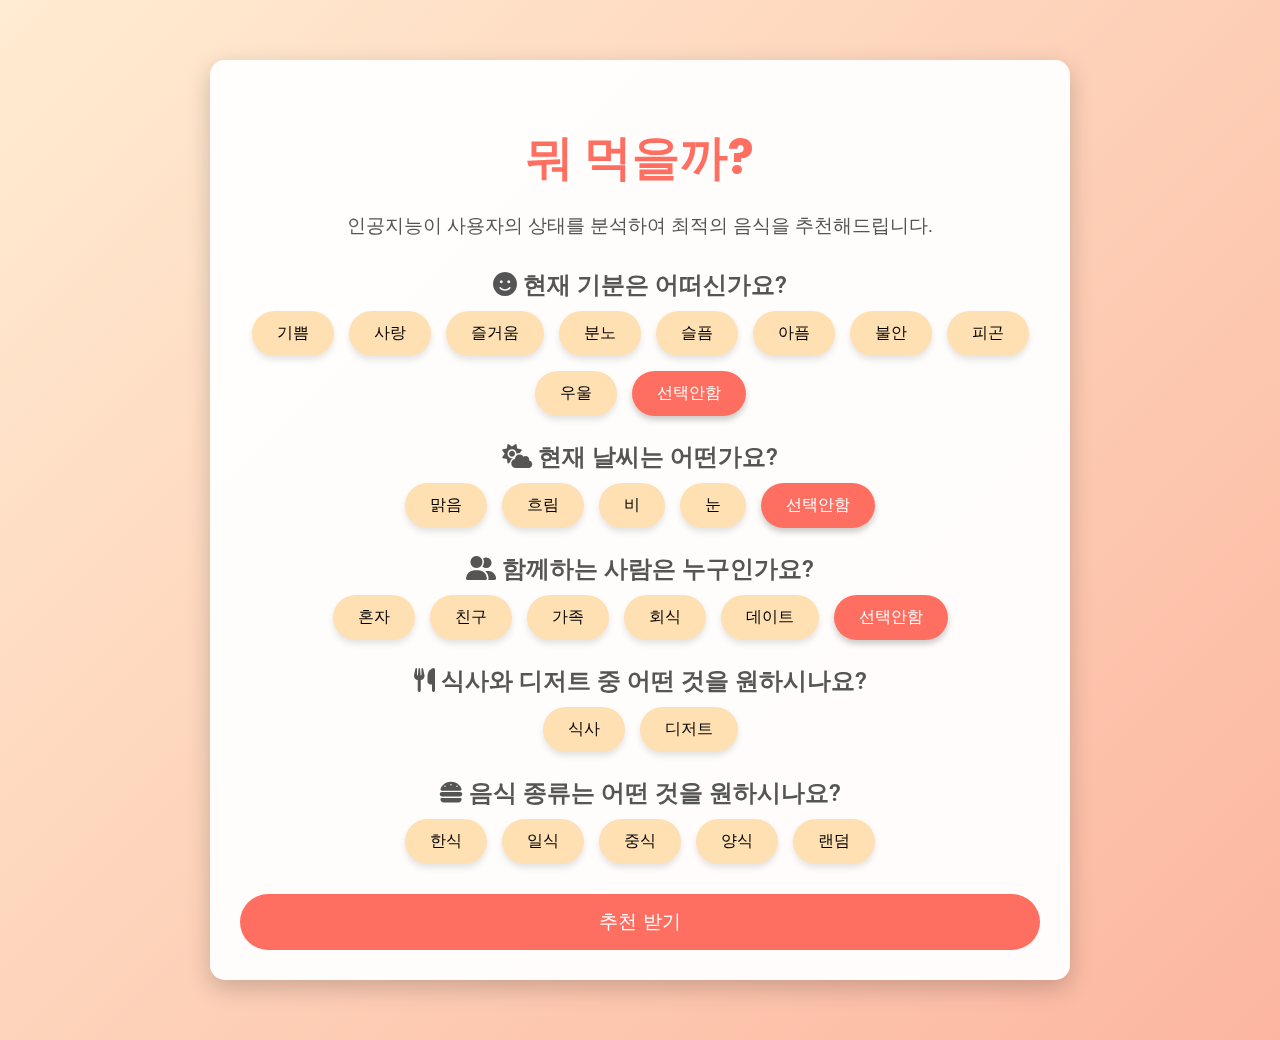
<file: index.html>
<!DOCTYPE html>
<html lang="ko">
<head>
    <meta name="google-site-verification" content="52XRtFQyvmkx-2wAEgUwGSKqvBzxnyNpi5f2e4vNc_s" />
    <meta name="description" content="인공지능을 활용한 음식 추천 웹사이트입니다.">
    <meta name="keywords" content="음식 추천, 인공지능, GitHub Pages, 뭐 먹을까 ">
    <meta charset="UTF-8">
    <!-- 모바일 최적화를 위한 뷰포트 태그 추가 -->
    <meta name="viewport" content="width=device-width, initial-scale=1.0">
    <title>뭐 먹을까?</title>
    <link rel="stylesheet" href="static/styles.css">
    <!-- Google Fonts -->
    <link href="https://fonts.googleapis.com/css2?family=Roboto:wght@400;700&family=Poppins:wght@600&display=swap" rel="stylesheet">
    <!-- Font Awesome -->
    <link rel="stylesheet" href="https://cdnjs.cloudflare.com/ajax/libs/font-awesome/6.4.0/css/all.min.css">
    <script>
        // 카테고리별로 선택된 값 저장
        const selectedOptions = {
            mood: "선택안함",
            weather: "선택안함",
            company: "선택안함",
            meal_type: "선택안함",
            cuisine: "선택안함"
        };

        // 버튼 클릭 시 선택된 옵션을 갱신하는 함수
        function selectOption(category, value) {
            // 모든 버튼에서 'active' 클래스 제거
            const buttons = document.querySelectorAll(`#${category} .option-button`);
            buttons.forEach(btn => btn.classList.remove('active'));

            // 선택된 버튼에 'active' 클래스 추가
            document.getElementById(`${category}-${value}`).classList.add('active');

            // 해당 카테고리의 값을 갱신
            selectedOptions[category] = value;
        }

        // "추천 받기" 버튼 클릭 시 result.html로 이동
        function goToResultPage(event) {
            event.preventDefault();

            // query parameter에 선택된 옵션을 담아 result.html로 이동
            const params = new URLSearchParams({
                mood: selectedOptions.mood,
                weather: selectedOptions.weather,
                company: selectedOptions.company,
                meal_type: selectedOptions.meal_type,
                cuisine: selectedOptions.cuisine
            });
            window.location.href = `result.html?${params.toString()}`;
        }
    </script>
</head>
<body>
    <div class="container">
        <h1>뭐 먹을까?</h1>
        <p class="subtitle">인공지능이 사용자의 상태를 분석하여 최적의 음식을 추천해드립니다.</p>
        
        <form onsubmit="goToResultPage(event)">
            <!-- 기분 선택 -->
            <div class="form-group">
                <label><i class="fas fa-smile"></i> 현재 기분은 어떠신가요?</label>
                <div id="mood">
                    <button type="button" id="mood-기쁨" class="option-button" onclick="selectOption('mood', '기쁨')">기쁨</button>
                    <button type="button" id="mood-사랑" class="option-button" onclick="selectOption('mood', '사랑')">사랑</button>
                    <button type="button" id="mood-즐거움" class="option-button" onclick="selectOption('mood', '즐거움')">즐거움</button>
                    <button type="button" id="mood-분노" class="option-button" onclick="selectOption('mood', '분노')">분노</button>
                    <button type="button" id="mood-슬픔" class="option-button" onclick="selectOption('mood', '슬픔')">슬픔</button>
                    <button type="button" id="mood-아픔" class="option-button" onclick="selectOption('mood', '아픔')">아픔</button>
                    <button type="button" id="mood-불안" class="option-button" onclick="selectOption('mood', '불안')">불안</button>
                    <button type="button" id="mood-피곤" class="option-button" onclick="selectOption('mood', '피곤')">피곤</button>
                    <button type="button" id="mood-우울" class="option-button" onclick="selectOption('mood', '우울')">우울</button>
                    <button type="button" id="mood-선택안함" class="option-button active" onclick="selectOption('mood', '선택안함')">선택안함</button>
                </div>
            </div>

            <!-- 날씨 선택 -->
            <div class="form-group">
                <label><i class="fas fa-cloud-sun"></i> 현재 날씨는 어떤가요?</label>
                <div id="weather">
                    <button type="button" id="weather-맑음" class="option-button" onclick="selectOption('weather', '맑음')">맑음</button>
                    <button type="button" id="weather-흐림" class="option-button" onclick="selectOption('weather', '흐림')">흐림</button>
                    <button type="button" id="weather-비" class="option-button" onclick="selectOption('weather', '비')">비</button>
                    <button type="button" id="weather-눈" class="option-button" onclick="selectOption('weather', '눈')">눈</button>
                    <button type="button" id="weather-선택안함" class="option-button active" onclick="selectOption('weather', '선택안함')">선택안함</button>
                </div>
            </div>

            <!-- 함께하는 사람 선택 -->
            <div class="form-group">
                <label><i class="fas fa-user-friends"></i> 함께하는 사람은 누구인가요?</label>
                <div id="company">
                    <button type="button" id="company-혼자" class="option-button" onclick="selectOption('company', '혼자')">혼자</button>
                    <button type="button" id="company-친구" class="option-button" onclick="selectOption('company', '친구')">친구</button>
                    <button type="button" id="company-가족" class="option-button" onclick="selectOption('company', '가족')">가족</button>
                    <button type="button" id="company-회식" class="option-button" onclick="selectOption('company', '회식')">회식</button>
                    <button type="button" id="company-데이트" class="option-button" onclick="selectOption('company', '데이트')">데이트</button>
                    <button type="button" id="company-선택안함" class="option-button active" onclick="selectOption('company', '선택안함')">선택안함</button>
                </div>
            </div>

            <!-- 식사 유형 선택 -->
            <div class="form-group">
                <label><i class="fas fa-utensils"></i> 식사와 디저트 중 어떤 것을 원하시나요?</label>
                <div id="meal_type">
                    <button type="button" id="meal_type-식사" class="option-button" onclick="selectOption('meal_type', '식사')">식사</button>
                    <button type="button" id="meal_type-디저트" class="option-button" onclick="selectOption('meal_type', '디저트')">디저트</button>
                </div>
            </div>

            <!-- 음식 종류 선택 -->
            <div class="form-group">
                <label><i class="fas fa-hamburger"></i> 음식 종류는 어떤 것을 원하시나요?</label>
                <div id="cuisine">
                    <button type="button" id="cuisine-한식" class="option-button" onclick="selectOption('cuisine', '한식')">한식</button>
                    <button type="button" id="cuisine-일식" class="option-button" onclick="selectOption('cuisine', '일식')">일식</button>
                    <button type="button" id="cuisine-중식" class="option-button" onclick="selectOption('cuisine', '중식')">중식</button>
                    <button type="button" id="cuisine-양식" class="option-button" onclick="selectOption('cuisine', '양식')">양식</button>
                    <button type="button" id="cuisine-랜덤" class="option-button" onclick="selectOption('cuisine', '랜덤')">랜덤</button>
                </div>
            </div>

            <button type="submit" class="submit-button">추천 받기</button>
        </form>
    </div>

    <!-- 카카오 애드핏 광고 코드 (페이지 맨 아래, </body> 바로 위에 배치) -->
    <ins class="kakao_ad_area" style="display:none;"
    data-ad-unit = "DAN-y2iqMGH6G8z9DGAN"
    data-ad-width = "300"
    data-ad-height = "250"></ins>
    <script type="text/javascript" src="//t1.daumcdn.net/kas/static/ba.min.js" async></script>
</body>
</html>
</file>
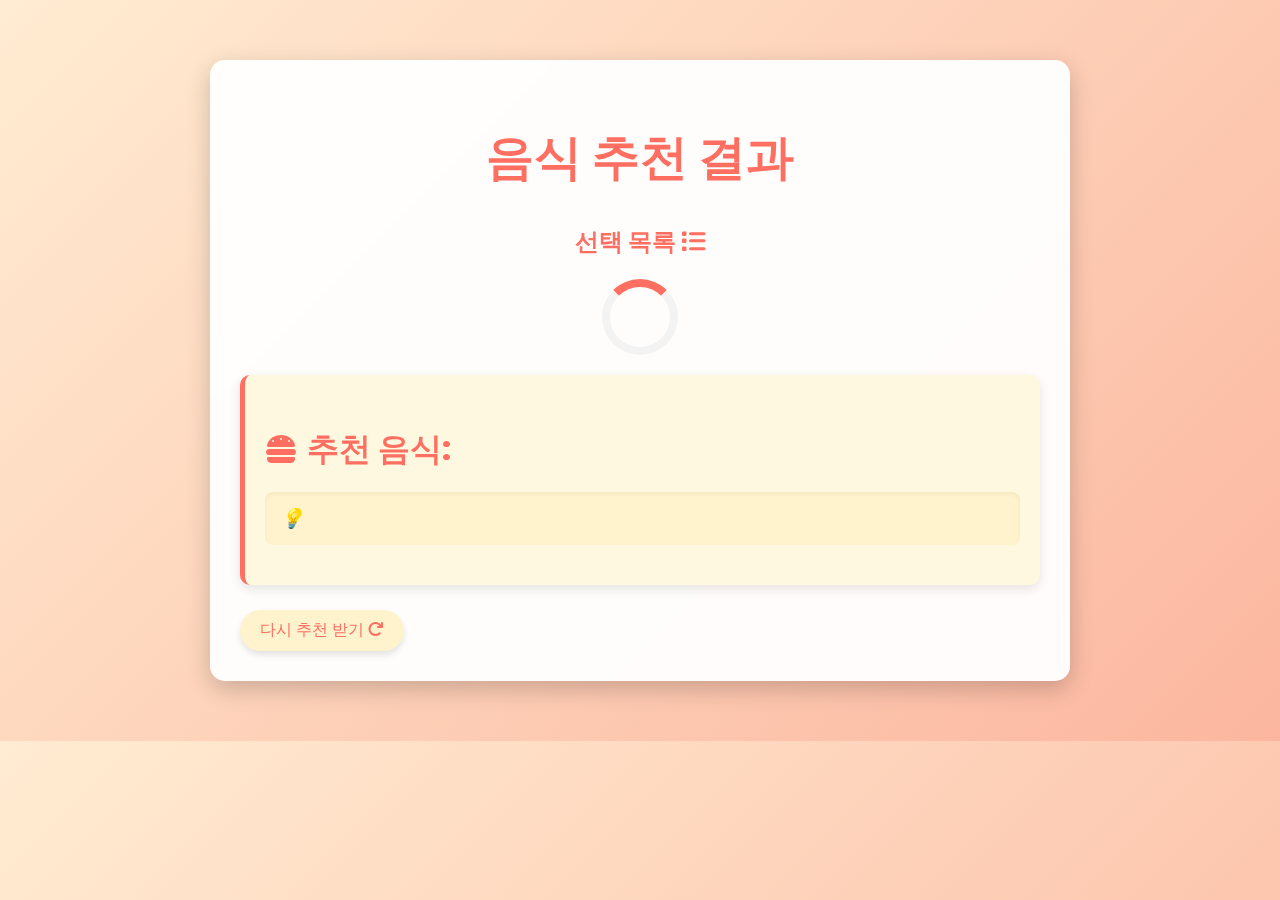
<file: result.html>
<!DOCTYPE html>
<html lang="ko">
<head>
    <meta charset="UTF-8">
    <title>음식 추천 결과</title>
    <link rel="stylesheet" href="static/styles.css">
    <!-- Google Fonts -->
    <link href="https://fonts.googleapis.com/css2?family=Roboto:wght@400;700&family=Poppins:wght@600&display=swap" rel="stylesheet">
    <!-- Font Awesome -->
    <link rel="stylesheet" href="https://cdnjs.cloudflare.com/ajax/libs/font-awesome/6.4.0/css/all.min.css">
    <!-- 모바일 최적화를 위한 뷰포트 태그 추가 -->
    <meta name="viewport" content="width=device-width, initial-scale=1.0">
    <script>
    // DOMContentLoaded 이후 실행
    document.addEventListener("DOMContentLoaded", async function() {
        // 1) URL 파라미터 파싱
        const params = new URLSearchParams(window.location.search);
        const mood = params.get('mood') || "선택안함";
        const weather = params.get('weather') || "선택안함";
        const company = params.get('company') || "선택안함";
        const meal_type = params.get('meal_type') || "선택안함";
        const cuisine = params.get('cuisine') || "선택안함";

        // 2) 선택 목록 표시
        const selectedConditions = {
            "식사 유형": meal_type !== "선택안함" ? meal_type : null,
            "음식 종류": cuisine !== "선택안함" ? cuisine : null,
            "기분": mood !== "선택안함" ? mood : null,
            "날씨": weather !== "선택안함" ? weather : null,
            "함께하는 사람": company !== "선택안함" ? company : null
        };

        const selectionList = document.getElementById("selection-list");
        for (const [key, value] of Object.entries(selectedConditions)) {
            if (value) {
                const li = document.createElement("li");
                li.innerHTML = `<strong>${key}:</strong> ${value}`;
                selectionList.appendChild(li);
            }
        }

        // 3) 로딩 스피너 표시 후 로직 수행
        const loadingTime = 2000; // 2초 스피너
        setTimeout(async () => {
            document.getElementById("loader").style.display = "none"; // 스피너 제거

            // 4) food_data.json 로드
            const response = await fetch('food_data.json');
            const foodData = await response.json();

            // 5) 점수 기반 추천 로직
            const scoredFoods = [];
            for (const food of foodData) {
                let score = 0;
                if (cuisine !== "선택안함" && food.cuisine === cuisine) score++;
                if (meal_type !== "선택안함" && food.meal_type === meal_type) score++;
                if (mood !== "선택안함" && food.suitable_mood.includes(mood)) score++;
                if (weather !== "선택안함" && food.suitable_weather.includes(weather)) score++;
                if (company !== "선택안함" && food.suitable_company.includes(company)) score++;
                scoredFoods.push({ food, score });
            }

            let recommendation;
            let reason = "";

            if (scoredFoods.length > 0) {
                const maxScore = Math.max(...scoredFoods.map(item => item.score));
                if (maxScore > 0) {
                    // 최대 점수 음식들만 추출
                    const topFoods = scoredFoods.filter(item => item.score === maxScore).map(item => item.food);
                    // 랜덤으로 하나 선택
                    const selectedFood = topFoods[Math.floor(Math.random() * topFoods.length)];
                    recommendation = selectedFood.name;
                    reason = selectedFood.reason || "당신의 선택에 맞는 음식입니다.";
                } else {
                    // 조건에 맞는 음식이 없을 경우 대안
                    recommendation = [];
                    reason = "조건에 맞는 음식이 없어, 다음 중 하나를 선택해보세요.";
                }
            } else {
                // 음식 데이터가 아예 없거나 오류
                recommendation = [];
                reason = "조건에 맞는 음식이 없어, 다음 중 하나를 선택해보세요.";
            }

            // 대안이 필요한 경우(=recommendation가 배열)이면 3~5개 음식을 무작위
            if (Array.isArray(recommendation)) {
                // 전체에서 3~5개 랜덤
                const numRecommendations = Math.min(5, foodData.length);
                const fallback = [];
                while (fallback.length < numRecommendations) {
                    const randFood = foodData[Math.floor(Math.random() * foodData.length)];
                    if (!fallback.includes(randFood.name)) {
                        fallback.push(randFood.name);
                    }
                }
                recommendation = fallback;
            }

            // 6) 추천 결과 표시 (타이핑 효과)
            showRecommendationResult(recommendation, reason);

        }, loadingTime);
    });

    // 타이핑 함수
    function typeText(element, text, speed = 30, callback = null) {
        let idx = 0;
        element.textContent = "";
        const timer = setInterval(() => {
            if (idx < text.length) {
                element.textContent += text.charAt(idx);
                idx++;
            } else {
                clearInterval(timer);
                if (callback) callback();
            }
        }, speed);
    }

    function showRecommendationResult(recommendation, reason) {
        const recommendationTextElem = document.getElementById("recommendation-text");
        const reasonElem = document.getElementById("reason");
        const loader = document.getElementById("loader");
        loader.style.display = "none";

        // 단일 추천 vs 대안 배열
        if (typeof recommendation === 'string') {
            // 단일 추천 음식
            const finalText = recommendation;
            typeText(recommendationTextElem, finalText, 30, () => {
                typeText(reasonElem, reason, 30);
            });
        } else {
            // 대안 배열
            typeText(recommendationTextElem, reason, 30, () => {
                const listElem = document.getElementById("recommendation-list");
                recommendation.forEach(food => {
                    const li = document.createElement("li");
                    li.textContent = food;
                    listElem.appendChild(li);
                });
                document.getElementById("alternative-text").style.display = "block";
                document.getElementById("alternative-container").style.display = "block";
            });
        }
    }
    </script>
</head>
<body>
    <div class="container">
        <h1>음식 추천 결과</h1>

        <!-- 선택 목록 텍스트 -->
        <div id="selection-container">
            <h2>선택 목록 <i class="fas fa-list"></i></h2>
            <ul id="selection-list">
                <!-- JavaScript가 파라미터를 파싱하여 채워넣습니다. -->
            </ul>
        </div>

        <!-- 로딩 스피너 -->
        <div id="loader" class="spinner"></div>

        <!-- 추천 음식 (단일) -->
        <div id="recommendation-container" class="recommendation-card">
            <h2 class="recommendation-title">
                <i class="fas fa-hamburger"></i> 추천 음식: 
                <span id="recommendation-text"></span>
            </h2>
            <p id="reason" class="recommendation-reason" style="display: block;"></p>
        </div>

        <!-- 대안 음식 (조건에 맞지 않는 경우) -->
        <div id="alternative-container" class="recommendation-card" style="display: none;">
            <h2 id="alternative-text" class="recommendation-title" style="display: none;">
                <i class="fas fa-exclamation-triangle"></i>
            </h2>
            <ul id="recommendation-list" class="recommendation-list"></ul>
            <p>위 음식들 중 하나를 선택해보세요!</p>
        </div>

        <a href="index.html" class="retry-button">다시 추천 받기 <i class="fas fa-redo"></i></a>
    </div>

    <!-- 카카오 애드핏 광고 코드 (페이지 맨 아래, </body> 바로 위에 배치) -->
    <ins class="kakao_ad_area" style="display:none;"
    data-ad-unit = "DAN-y2iqMGH6G8z9DGAN"
    data-ad-width = "300"
    data-ad-height = "250"></ins>
    <script type="text/javascript" src="//t1.daumcdn.net/kas/static/ba.min.js" async></script>
</body>
</html>
</file>
<file: static/styles.css>
/* Google Fonts에서 가져온 폰트 적용 */
body {
    font-family: 'Roboto', sans-serif;
    background: linear-gradient(135deg, #ffecd2 0%, #fcb69f 100%);
    margin: 0;
    padding: 0;
    color: #333;
}

.container {
    width: 90%;
    max-width: 800px;
    margin: 60px auto;
    padding: 30px;
    background: rgba(255, 255, 255, 0.95);
    border-radius: 15px;
    box-shadow: 0 8px 24px rgba(0,0,0,0.2);
    backdrop-filter: blur(10px);
    transition: transform 0.3s, box-shadow 0.3s;
}

.container:hover {
    transform: translateY(-5px);
    box-shadow: 0 12px 28px rgba(0,0,0,0.3);
}

h1, h2 {
    font-family: 'Poppins', sans-serif;
    text-align: center;
    color: #ff6f61;
}

h1 {
    font-size: 3em;
    margin-bottom: 10px;
}

.subtitle {
    font-size: 1.2em;
    text-align: center;
    color: #555;
    margin-bottom: 30px;
}

h2 {
    font-size: 1.8em;
    margin-top: 30px;
}

.form-group {
    margin-bottom: 25px;
}

label {
    display: block;
    margin-bottom: 10px;
    color: #555;
    font-weight: 600;
    text-align: center; /* 이미 가운데 정렬됨 */
    font-size: 1.5em;
}

#selection-container h2 {
    font-size: 1.5em;
    color: #ff6f61;
    margin-bottom: 10px;
}

#selection-list {
    list-style-type: none;
    padding: 0;
    font-size: 1.1em;
    color: #555;
}

#selection-list li {
    margin-bottom: 8px;
    padding: 8px;
    background: #f9f9f9;
    border-radius: 8px;
    transition: background 0.3s;
}

#selection-list li:hover {
    background: #ffe6e6;
}

#selection-container ul li strong {
    color: #ff6f61;
}

.recommendation-card {
    background: #fff8e1;
    border-left: 5px solid #ff6f61;
    padding: 20px;
    border-radius: 10px;
    box-shadow: 0 4px 12px rgba(0,0,0,0.1);
    margin-top: 20px;
    animation: fadeIn 1s ease-out;
}

.recommendation-title {
    font-size: 2em;
    color: #ff6f61;
    margin-bottom: 15px;
    display: flex;
    align-items: center;
    gap: 10px;
}

.recommendation-reason {
    font-size: 1.2em;
    color: #555;
    font-style: italic;
    background: #fff3cd;
    padding: 15px;
    border-radius: 8px;
    box-shadow: inset 0 2px 4px rgba(0,0,0,0.05);
}

.recommendation-reason::before {
    content: "💡 ";
}

.recommendation-list {
    list-style-type: disc;
    margin: 10px auto;
    padding-left: 40px;
    text-align: left;
    max-width: 500px;
    color: #555;
}

.recommendation-list li {
    margin-bottom: 8px;
    padding: 5px 0;
    transition: color 0.3s;
}

.recommendation-list li:hover {
    color: #ff6f61;
}

.retry-button {
    display: inline-block;
    text-align: center;
    margin-top: 25px;
    color: #ff6f61;
    text-decoration: none;
    font-weight: 500;
    background: #fff3cd;
    padding: 10px 20px;
    border-radius: 25px;
    box-shadow: 0 4px 6px rgba(0,0,0,0.1);
    transition: background-color 0.3s, color 0.3s, transform 0.2s;
}

.retry-button:hover {
    background: #ffeeba;
    color: #e55b50;
    transform: translateY(-2px);
}

.spinner {
    border: 8px solid #f3f3f3; /* Light grey */
    border-top: 8px solid #ff6f61; /* Theme color */
    border-radius: 50%;
    width: 60px;
    height: 60px;
    animation: spin 1s linear infinite;
    margin: 20px auto;
}

@keyframes spin {
    0% { transform: rotate(0deg); }
    100% { transform: rotate(360deg); }
}

/* 애니메이션 추가 */
@keyframes fadeIn {
    from { opacity: 0; transform: translateY(20px); }
    to { opacity: 1; transform: translateY(0); }
}

.option-button {
    padding: 12px 25px;
    background-color: #ffe0b2;
    border: none;
    border-radius: 25px;
    cursor: pointer;
    transition: background-color 0.3s, transform 0.2s, box-shadow 0.3s;
    font-size: 1em;
    box-shadow: 0 4px 6px rgba(0,0,0,0.1);
}

.option-button:hover {
    background-color: #ffcc80;
    transform: translateY(-2px);
    box-shadow: 0 6px 10px rgba(0,0,0,0.15);
}

.option-button.active {
    background-color: #ff6f61;
    color: #fff;
    box-shadow: 0 4px 6px rgba(0,0,0,0.2);
}

.submit-button {
    display: block;
    width: 100%;
    padding: 15px;
    background: #ff6f61;
    color: #fff;
    border: none;
    margin-top: 30px;
    cursor: pointer;
    font-size: 1.2em;
    border-radius: 30px;
    transition: background-color 0.3s, transform 0.2s, box-shadow 0.3s;
}

.submit-button:hover {
    background: #e55b50;
    transform: translateY(-3px);
    box-shadow: 0 6px 12px rgba(0,0,0,0.2);
}

a {
    display: block;
    text-align: center;
    margin-top: 25px;
    color: #ff6f61;
    text-decoration: none;
    font-weight: 500;
    transition: color 0.3s;
}

a:hover {
    color: #e55b50;
}

/* 버튼 컨테이너 중앙 정렬 */
#mood, #weather, #company, #meal_type, #cuisine {
    display: flex;
    flex-wrap: wrap;
    gap: 15px;
    justify-content: center; /* 버튼들을 중앙에 정렬 */
}

/* 내러티브 텍스트 스타일 */
.narrative {
    font-size: 1.2em;
    margin-bottom: 20px;
    text-align: center;
    color: #555;
}

/* 추천 결과 섹션 스타일 */
#result {
    margin-top: 40px;
    padding: 20px;
    background-color: rgba(255, 255, 255, 0.95);
    border-radius: 15px;
    box-shadow: 0 4px 8px rgba(0,0,0,0.1);
}

#fallback-list {
    list-style-type: disc;
    margin-left: 20px;
}

.single-recommendation, .multiple-recommendations {
    display: none;
}

/* 반응형 디자인 */
@media (max-width: 600px) {
    .container {
        padding: 20px;
    }

    .option-button {
        flex: 1 1 45%;
        font-size: 0.9em;
    }

    .submit-button {
        font-size: 1em;
    }
}
</file>
